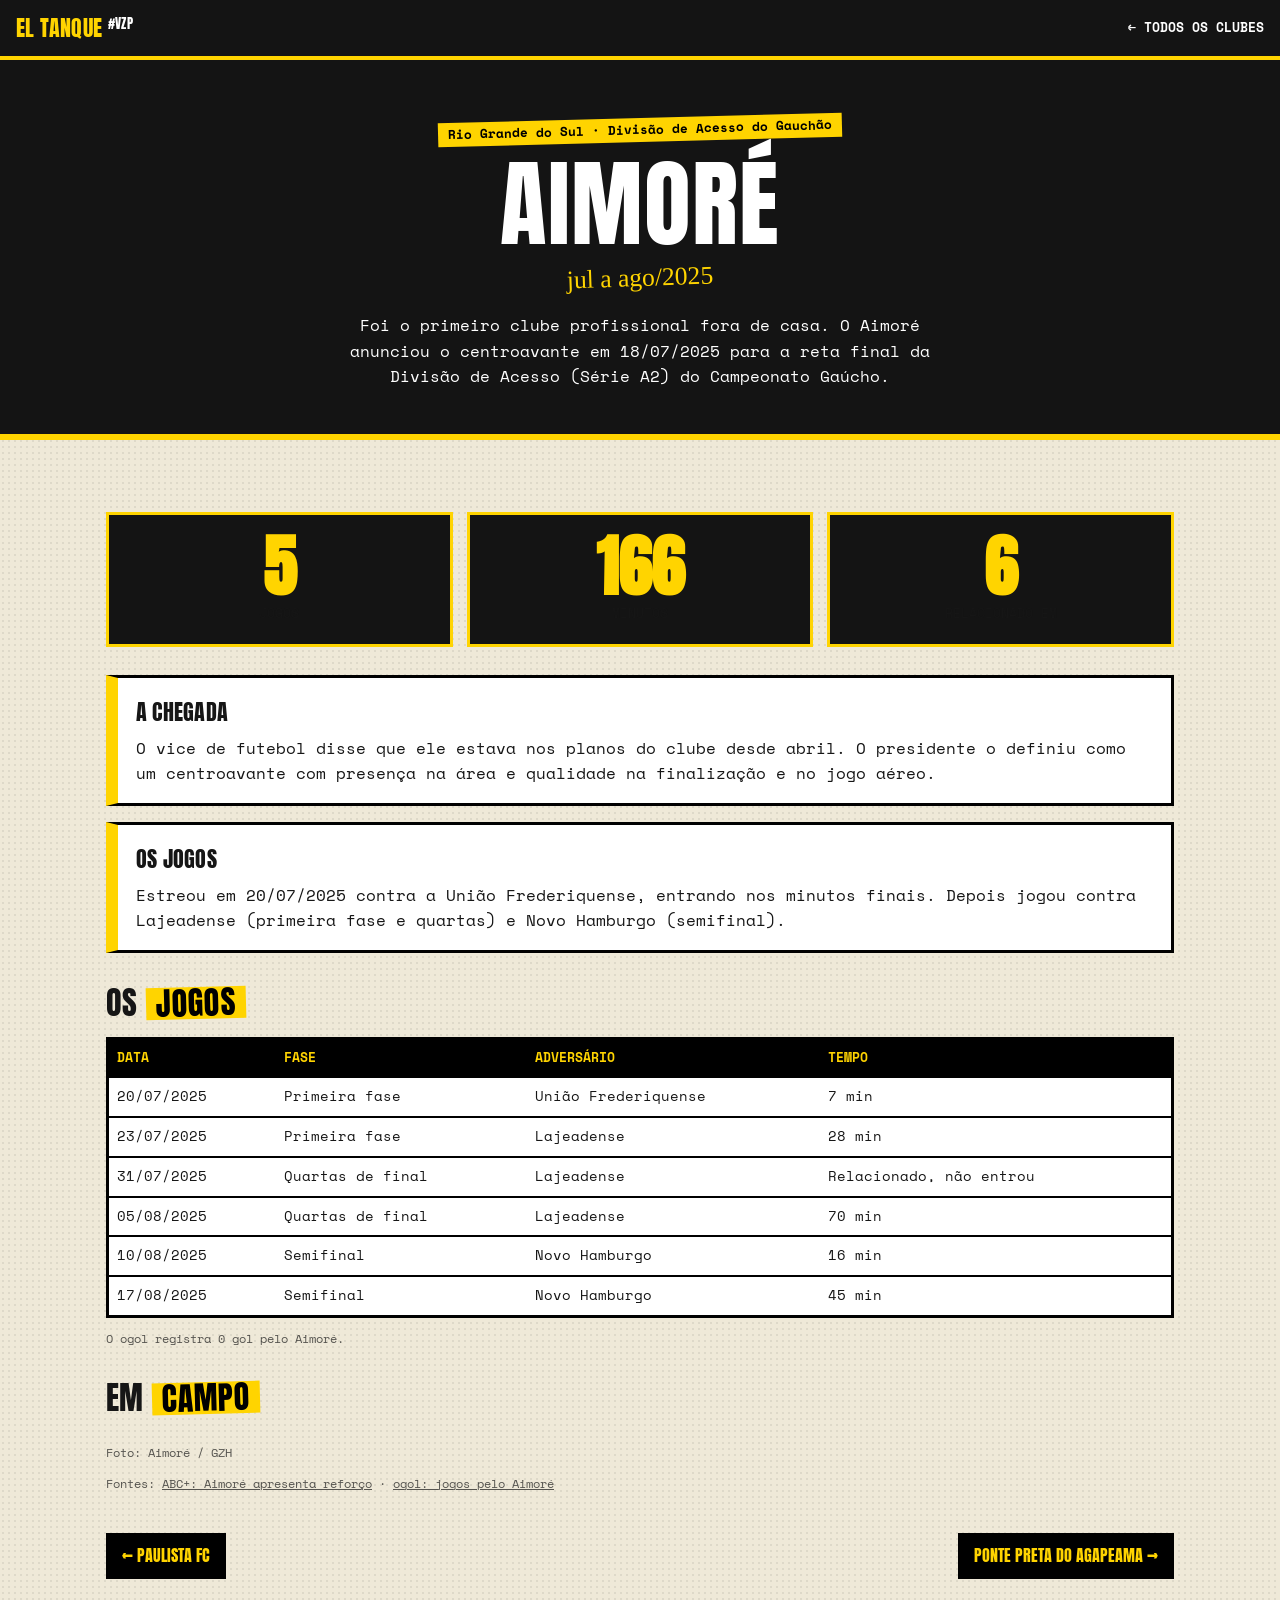
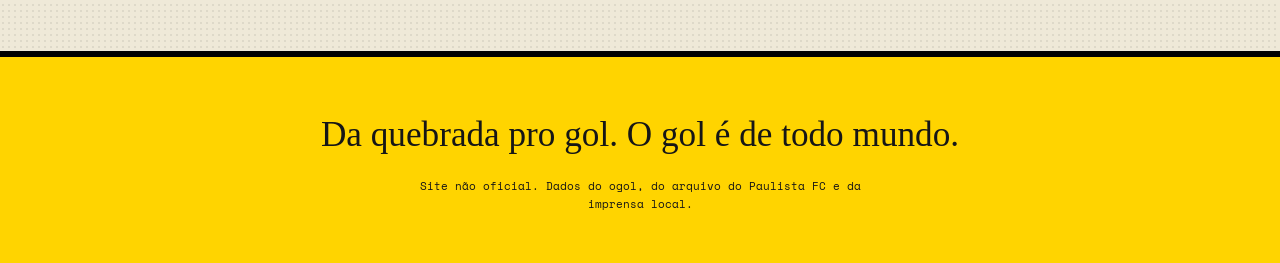
<file: clubes/aimore.html>
<!doctype html><html lang="pt-BR"><head><meta charset="utf-8"><meta name="viewport" content="width=device-width, initial-scale=1"><title>Aimoré | Christopher "El Tanque"</title><meta name="description" content="Foi o primeiro clube profissional fora de casa. O Aimoré anunciou o centroavante em 18/07/2025 para a reta final da Divisão de Acesso (Série A2) do Campeonato Gaúcho."><meta name="theme-color" content="#141414"><meta property="og:type" content="website"><meta property="og:locale" content="pt_BR"><meta property="og:site_name" content="Christopher El Tanque"><meta property="og:title" content="Aimoré | Christopher El Tanque"><meta property="og:description" content="Foi o primeiro clube profissional fora de casa. O Aimoré anunciou o centroavante em 18/07/2025 para a reta final da Divisão de Acesso (Série A2) do Campeonato Gaúcho."><meta property="og:url" content="https://gustavorozzanti.github.io/christopher-ozana/clubes/aimore.html"><meta property="og:image" content="https://pub-e25fdf6abf634a238ada18f781b71621.r2.dev/jogadores/1785713782309-5dec1a4c38c7.webp"><meta name="twitter:card" content="summary_large_image"><meta name="twitter:title" content="Aimoré | Christopher El Tanque"><meta name="twitter:description" content="Foi o primeiro clube profissional fora de casa. O Aimoré anunciou o centroavante em 18/07/2025 para a reta final da Divisão de Acesso (Série A2) do Campeonato Gaúcho."><meta name="twitter:image" content="https://pub-e25fdf6abf634a238ada18f781b71621.r2.dev/jogadores/1785713782309-5dec1a4c38c7.webp"><link rel="icon" href="data:image/svg+xml,%3Csvg xmlns=%27http://www.w3.org/2000/svg%27 viewBox=%270 0 100 100%27%3E%3Crect width=%27100%27 height=%27100%27 fill=%27%23141414%27/%3E%3Ctext x=%2750%27 y=%2772%27 font-size=%2770%27 font-weight=%27900%27 text-anchor=%27middle%27 fill=%27%23ffd400%27 font-family=%27Impact,sans-serif%27%3ET%3C/text%3E%3C/svg%3E"><link rel="preconnect" href="https://fonts.googleapis.com"><link rel="preconnect" href="https://fonts.gstatic.com" crossorigin><link href="https://fonts.googleapis.com/css2?family=Anton&family=Permanent+Marker&family=Space+Mono:wght@400;700&display=swap" rel="stylesheet"><link rel="stylesheet" href="../style.css"></head><body>
<header class="nav"><a href="../index.html" class="logo">EL TANQUE<span>#VZP</span></a><nav><a href="../index.html#clubes">← Todos os clubes</a></nav></header><main><section class="club-hero"><p class="tag">Rio Grande do Sul · Divisão de Acesso do Gauchão</p><h1>Aimoré</h1><p class="marker per">jul a ago/2025</p><p class="lead2">Foi o primeiro clube profissional fora de casa. O Aimoré anunciou o centroavante em 18/07/2025 para a reta final da Divisão de Acesso (Série A2) do Campeonato Gaúcho.</p></section><section class="sec"><div class="stats lite"><div><strong>5</strong><span>jogos</span></div><div><strong>166</strong><span>minutos</span></div><div><strong>6</strong><span>relacionado em</span></div></div><div class="blocos"><article><h3>A chegada</h3><p>O vice de futebol disse que ele estava nos planos do clube desde abril. O presidente o definiu como um centroavante com presença na área e qualidade na finalização e no jogo aéreo.</p></article><article><h3>Os jogos</h3><p>Estreou em 20/07/2025 contra a União Frederiquense, entrando nos minutos finais. Depois jogou contra Lajeadense (primeira fase e quartas) e Novo Hamburgo (semifinal).</p></article></div><h2 class="sub">Os <b>jogos</b></h2><div class="tbl"><table><tr><th>Data</th><th>Fase</th><th>Adversário</th><th>Tempo</th></tr><tr><td>20/07/2025</td><td>Primeira fase</td><td>União Frederiquense</td><td>7 min</td></tr><tr><td>23/07/2025</td><td>Primeira fase</td><td>Lajeadense</td><td>28 min</td></tr><tr><td>31/07/2025</td><td>Quartas de final</td><td>Lajeadense</td><td>Relacionado, não entrou</td></tr><tr><td>05/08/2025</td><td>Quartas de final</td><td>Lajeadense</td><td>70 min</td></tr><tr><td>10/08/2025</td><td>Semifinal</td><td>Novo Hamburgo</td><td>16 min</td></tr><tr><td>17/08/2025</td><td>Semifinal</td><td>Novo Hamburgo</td><td>45 min</td></tr></table></div><p class="note">O ogol registra 0 gol pelo Aimoré.</p><h2 class="sub">Em <b>campo</b></h2><div class="gallery"><figure><img loading="lazy" src="https://midia.gruposinos.com.br/_midias/jpg/2025/07/18/800x500/1_chris-22451557.jpg" alt="Christopher em campo" onerror="this.closest('figure').remove()"></figure></div><p class="note">Foto: Aimoré / GZH</p><p class="note fontes">Fontes: <a href="https://www.abcmais.com/esportes/futebol/aimore/aimore-apresenta-reforco-pro-ataque-para-a-reta-final-da-divisao-de-acesso/" target="_blank" rel="noopener">ABC+: Aimoré apresenta reforço</a> · <a href="https://www.ogol.com.br/jogador/christopher/943616/jogos?tpstats=club&epoca_id=154&equipa_id=24900" target="_blank" rel="noopener">ogol: jogos pelo Aimoré</a></p><div class="pn"><a href="paulista.html">← Paulista FC</a><a href="ponte-preta-agapeama.html">Ponte Preta do Agapeama →</a></div></section></main><footer><p class="marker">Da quebrada pro gol. O gol é de todo mundo.</p><small>Site não oficial. Dados do ogol, do arquivo do Paulista FC e da imprensa local.</small></footer></body></html>
</file>
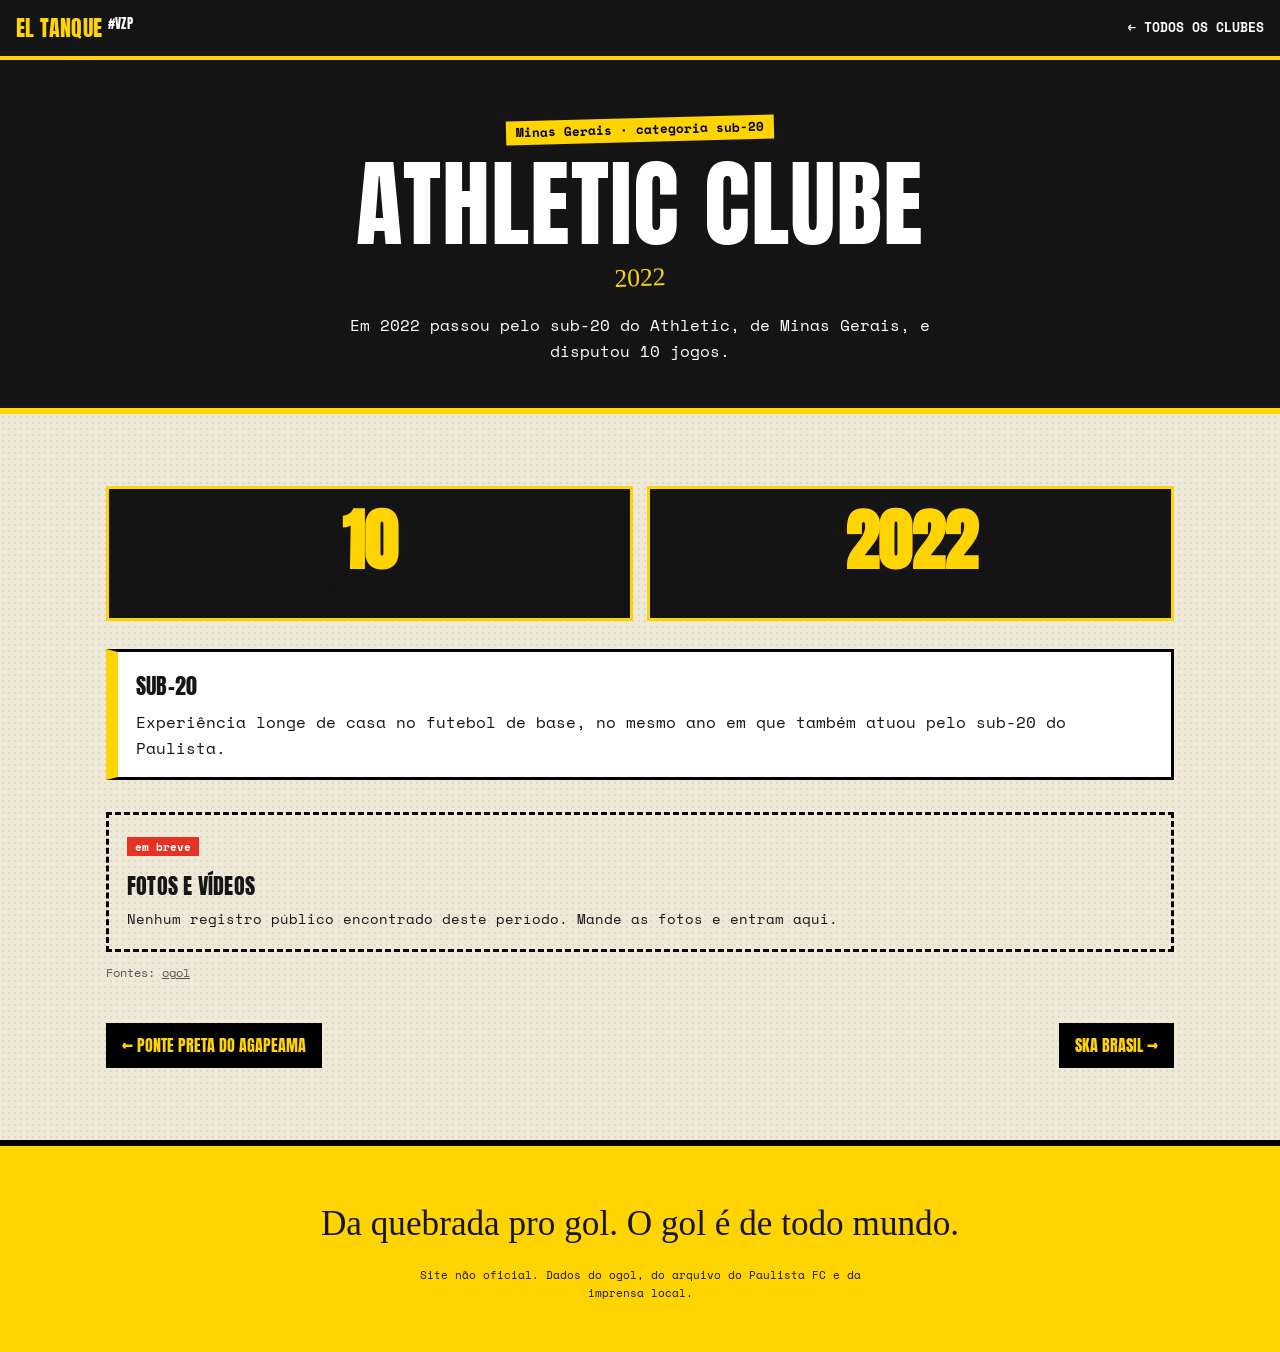
<file: clubes/athletic-mg.html>
<!doctype html><html lang="pt-BR"><head><meta charset="utf-8"><meta name="viewport" content="width=device-width, initial-scale=1"><title>Athletic Clube | Christopher "El Tanque"</title><meta name="description" content="Em 2022 passou pelo sub-20 do Athletic, de Minas Gerais, e disputou 10 jogos."><meta name="theme-color" content="#141414"><meta property="og:type" content="website"><meta property="og:locale" content="pt_BR"><meta property="og:site_name" content="Christopher El Tanque"><meta property="og:title" content="Athletic Clube | Christopher El Tanque"><meta property="og:description" content="Em 2022 passou pelo sub-20 do Athletic, de Minas Gerais, e disputou 10 jogos."><meta property="og:url" content="https://gustavorozzanti.github.io/christopher-ozana/clubes/athletic-mg.html"><meta property="og:image" content="https://pub-e25fdf6abf634a238ada18f781b71621.r2.dev/jogadores/1785713782309-5dec1a4c38c7.webp"><meta name="twitter:card" content="summary_large_image"><meta name="twitter:title" content="Athletic Clube | Christopher El Tanque"><meta name="twitter:description" content="Em 2022 passou pelo sub-20 do Athletic, de Minas Gerais, e disputou 10 jogos."><meta name="twitter:image" content="https://pub-e25fdf6abf634a238ada18f781b71621.r2.dev/jogadores/1785713782309-5dec1a4c38c7.webp"><link rel="icon" href="data:image/svg+xml,%3Csvg xmlns=%27http://www.w3.org/2000/svg%27 viewBox=%270 0 100 100%27%3E%3Crect width=%27100%27 height=%27100%27 fill=%27%23141414%27/%3E%3Ctext x=%2750%27 y=%2772%27 font-size=%2770%27 font-weight=%27900%27 text-anchor=%27middle%27 fill=%27%23ffd400%27 font-family=%27Impact,sans-serif%27%3ET%3C/text%3E%3C/svg%3E"><link rel="preconnect" href="https://fonts.googleapis.com"><link rel="preconnect" href="https://fonts.gstatic.com" crossorigin><link href="https://fonts.googleapis.com/css2?family=Anton&family=Permanent+Marker&family=Space+Mono:wght@400;700&display=swap" rel="stylesheet"><link rel="stylesheet" href="../style.css"></head><body>
<header class="nav"><a href="../index.html" class="logo">EL TANQUE<span>#VZP</span></a><nav><a href="../index.html#clubes">← Todos os clubes</a></nav></header><main><section class="club-hero"><p class="tag">Minas Gerais · categoria sub-20</p><h1>Athletic Clube</h1><p class="marker per">2022</p><p class="lead2">Em 2022 passou pelo sub-20 do Athletic, de Minas Gerais, e disputou 10 jogos.</p></section><section class="sec"><div class="stats lite"><div><strong>10</strong><span>jogos sub-20</span></div><div><strong>2022</strong><span>temporada</span></div></div><div class="blocos"><article><h3>Sub-20</h3><p>Experiência longe de casa no futebol de base, no mesmo ano em que também atuou pelo sub-20 do Paulista.</p></article></div><div class="cards"><article class="empty"><span>em breve</span><h4>Fotos e vídeos</h4><p>Nenhum registro público encontrado deste período. Mande as fotos e entram aqui.</p></article></div><p class="note fontes">Fontes: <a href="https://www.ogol.com.br/jogador/christopher/943616" target="_blank" rel="noopener">ogol</a></p><div class="pn"><a href="ponte-preta-agapeama.html">← Ponte Preta do Agapeama</a><a href="ska-brasil.html">SKA Brasil →</a></div></section></main><footer><p class="marker">Da quebrada pro gol. O gol é de todo mundo.</p><small>Site não oficial. Dados do ogol, do arquivo do Paulista FC e da imprensa local.</small></footer></body></html>
</file>
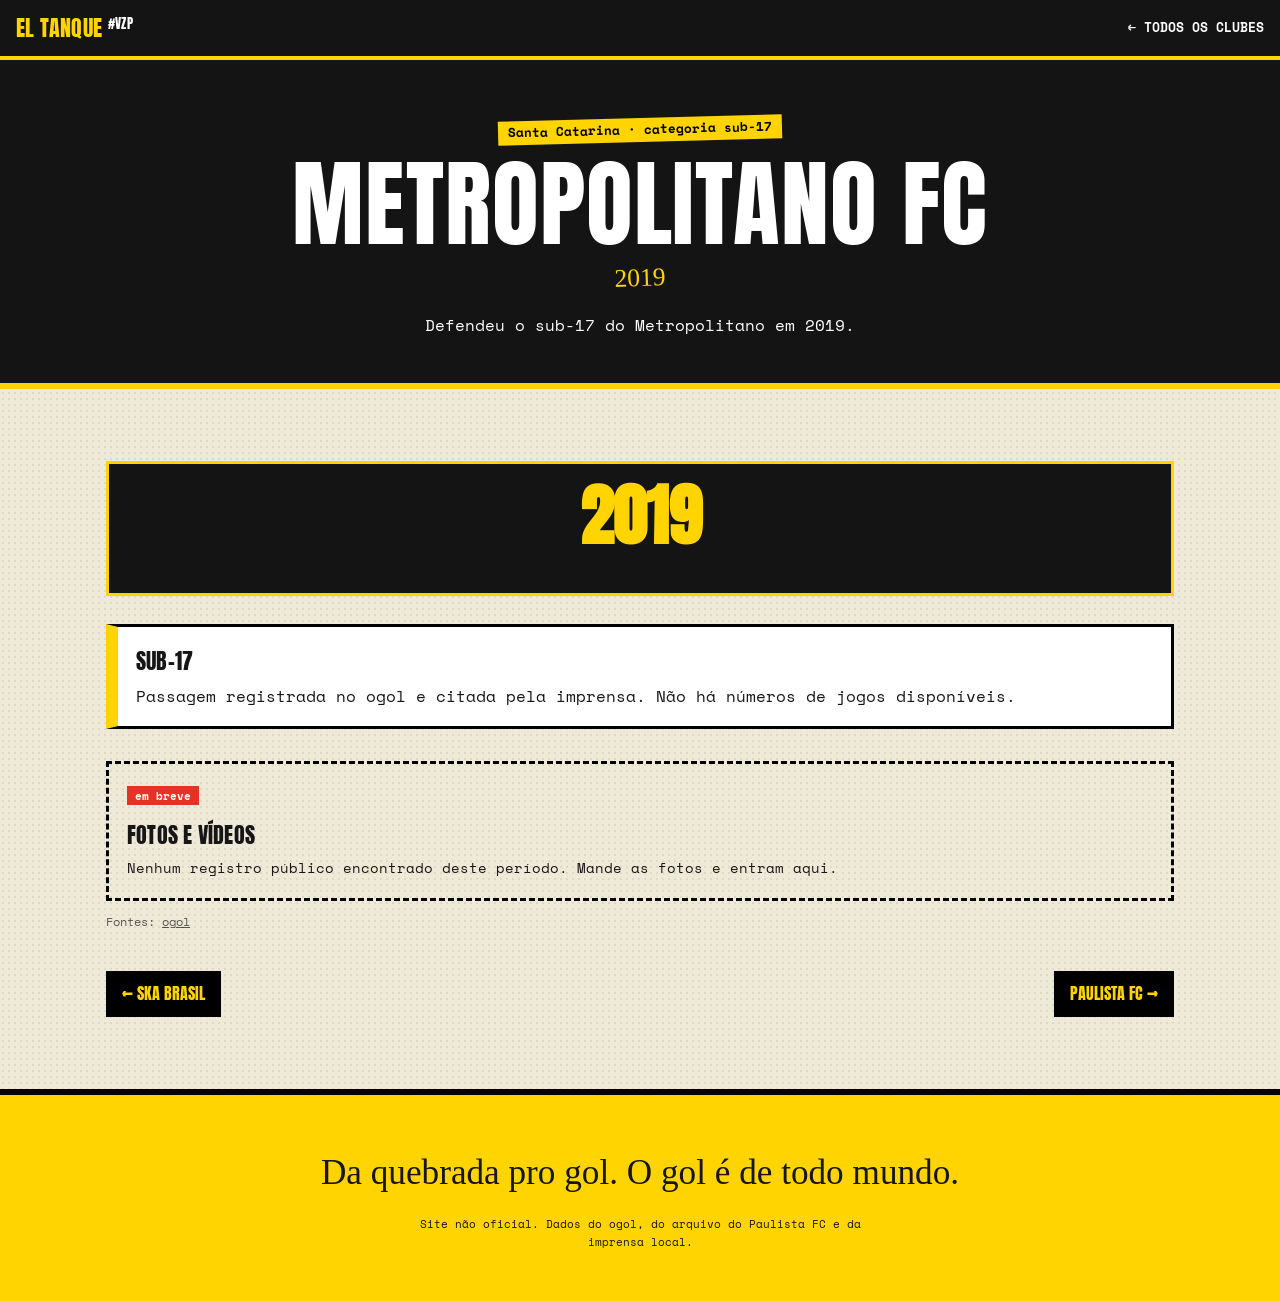
<file: clubes/metropolitano.html>
<!doctype html><html lang="pt-BR"><head><meta charset="utf-8"><meta name="viewport" content="width=device-width, initial-scale=1"><title>Metropolitano FC | Christopher "El Tanque"</title><meta name="description" content="Defendeu o sub-17 do Metropolitano em 2019."><meta name="theme-color" content="#141414"><meta property="og:type" content="website"><meta property="og:locale" content="pt_BR"><meta property="og:site_name" content="Christopher El Tanque"><meta property="og:title" content="Metropolitano FC | Christopher El Tanque"><meta property="og:description" content="Defendeu o sub-17 do Metropolitano em 2019."><meta property="og:url" content="https://gustavorozzanti.github.io/christopher-ozana/clubes/metropolitano.html"><meta property="og:image" content="https://pub-e25fdf6abf634a238ada18f781b71621.r2.dev/jogadores/1785713782309-5dec1a4c38c7.webp"><meta name="twitter:card" content="summary_large_image"><meta name="twitter:title" content="Metropolitano FC | Christopher El Tanque"><meta name="twitter:description" content="Defendeu o sub-17 do Metropolitano em 2019."><meta name="twitter:image" content="https://pub-e25fdf6abf634a238ada18f781b71621.r2.dev/jogadores/1785713782309-5dec1a4c38c7.webp"><link rel="icon" href="data:image/svg+xml,%3Csvg xmlns=%27http://www.w3.org/2000/svg%27 viewBox=%270 0 100 100%27%3E%3Crect width=%27100%27 height=%27100%27 fill=%27%23141414%27/%3E%3Ctext x=%2750%27 y=%2772%27 font-size=%2770%27 font-weight=%27900%27 text-anchor=%27middle%27 fill=%27%23ffd400%27 font-family=%27Impact,sans-serif%27%3ET%3C/text%3E%3C/svg%3E"><link rel="preconnect" href="https://fonts.googleapis.com"><link rel="preconnect" href="https://fonts.gstatic.com" crossorigin><link href="https://fonts.googleapis.com/css2?family=Anton&family=Permanent+Marker&family=Space+Mono:wght@400;700&display=swap" rel="stylesheet"><link rel="stylesheet" href="../style.css"></head><body>
<header class="nav"><a href="../index.html" class="logo">EL TANQUE<span>#VZP</span></a><nav><a href="../index.html#clubes">← Todos os clubes</a></nav></header><main><section class="club-hero"><p class="tag">Santa Catarina · categoria sub-17</p><h1>Metropolitano FC</h1><p class="marker per">2019</p><p class="lead2">Defendeu o sub-17 do Metropolitano em 2019.</p></section><section class="sec"><div class="stats lite"><div><strong>2019</strong><span>temporada</span></div></div><div class="blocos"><article><h3>Sub-17</h3><p>Passagem registrada no ogol e citada pela imprensa. Não há números de jogos disponíveis.</p></article></div><div class="cards"><article class="empty"><span>em breve</span><h4>Fotos e vídeos</h4><p>Nenhum registro público encontrado deste período. Mande as fotos e entram aqui.</p></article></div><p class="note fontes">Fontes: <a href="https://www.ogol.com.br/jogador/christopher/943616" target="_blank" rel="noopener">ogol</a></p><div class="pn"><a href="ska-brasil.html">← SKA Brasil</a><a href="paulista.html">Paulista FC →</a></div></section></main><footer><p class="marker">Da quebrada pro gol. O gol é de todo mundo.</p><small>Site não oficial. Dados do ogol, do arquivo do Paulista FC e da imprensa local.</small></footer></body></html>
</file>
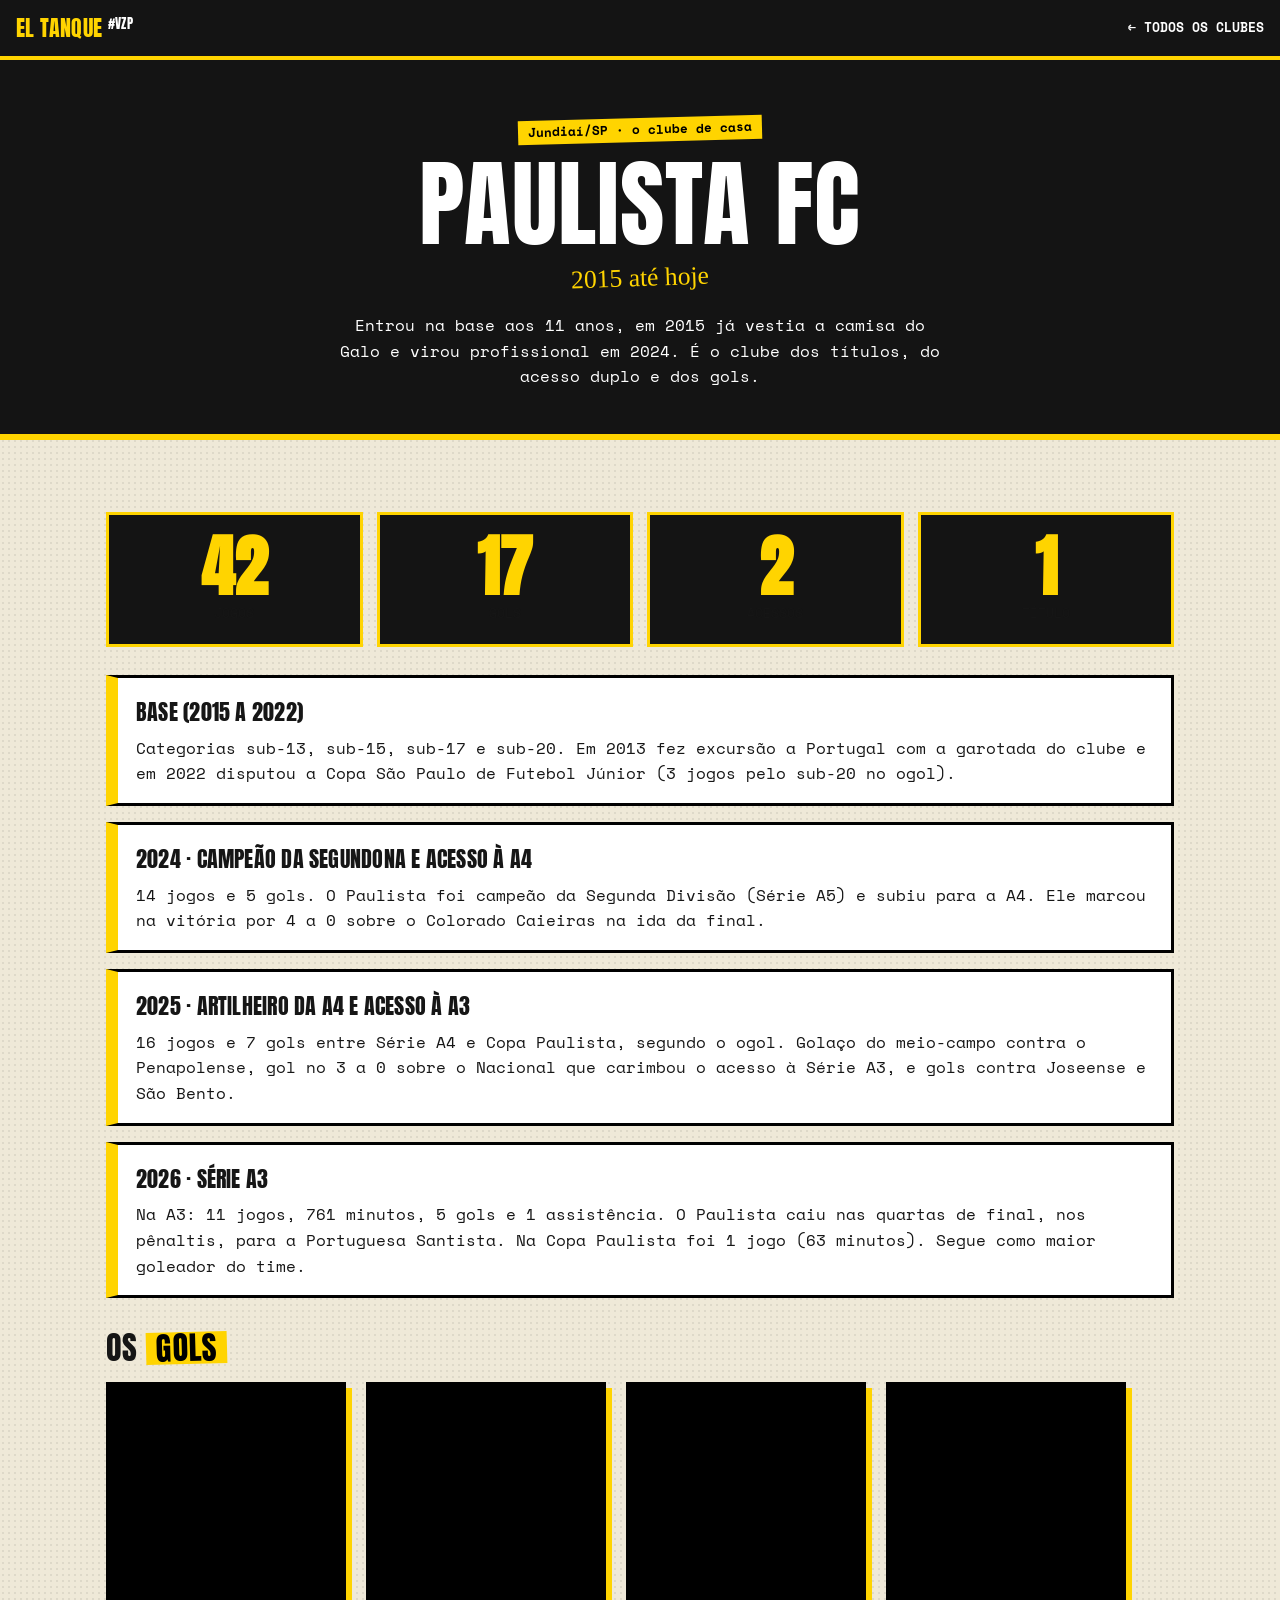
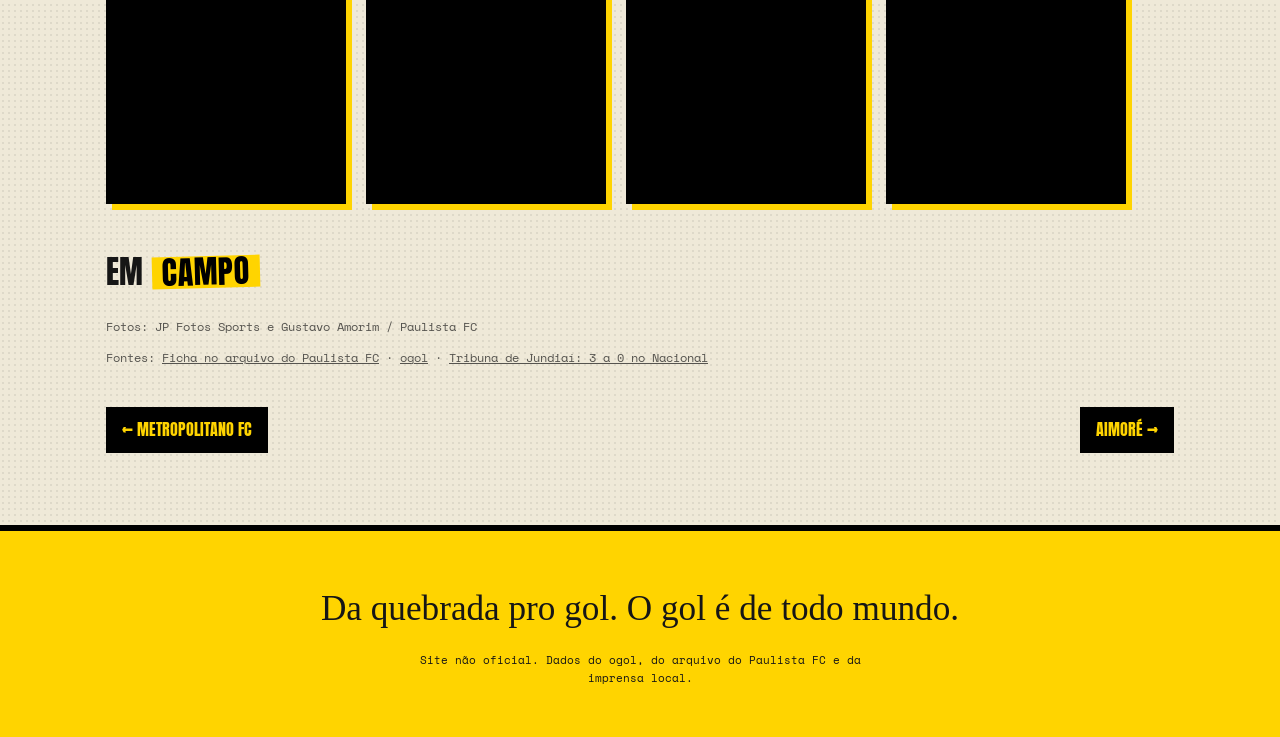
<file: clubes/paulista.html>
<!doctype html><html lang="pt-BR"><head><meta charset="utf-8"><meta name="viewport" content="width=device-width, initial-scale=1"><title>Paulista FC | Christopher "El Tanque"</title><meta name="description" content="Entrou na base aos 11 anos, em 2015 já vestia a camisa do Galo e virou profissional em 2024. É o clube dos títulos, do acesso duplo e dos gols."><meta name="theme-color" content="#141414"><meta property="og:type" content="website"><meta property="og:locale" content="pt_BR"><meta property="og:site_name" content="Christopher El Tanque"><meta property="og:title" content="Paulista FC | Christopher El Tanque"><meta property="og:description" content="Entrou na base aos 11 anos, em 2015 já vestia a camisa do Galo e virou profissional em 2024. É o clube dos títulos, do acesso duplo e dos gols."><meta property="og:url" content="https://gustavorozzanti.github.io/christopher-ozana/clubes/paulista.html"><meta property="og:image" content="https://pub-e25fdf6abf634a238ada18f781b71621.r2.dev/jogadores/1785713782309-5dec1a4c38c7.webp"><meta name="twitter:card" content="summary_large_image"><meta name="twitter:title" content="Paulista FC | Christopher El Tanque"><meta name="twitter:description" content="Entrou na base aos 11 anos, em 2015 já vestia a camisa do Galo e virou profissional em 2024. É o clube dos títulos, do acesso duplo e dos gols."><meta name="twitter:image" content="https://pub-e25fdf6abf634a238ada18f781b71621.r2.dev/jogadores/1785713782309-5dec1a4c38c7.webp"><link rel="icon" href="data:image/svg+xml,%3Csvg xmlns=%27http://www.w3.org/2000/svg%27 viewBox=%270 0 100 100%27%3E%3Crect width=%27100%27 height=%27100%27 fill=%27%23141414%27/%3E%3Ctext x=%2750%27 y=%2772%27 font-size=%2770%27 font-weight=%27900%27 text-anchor=%27middle%27 fill=%27%23ffd400%27 font-family=%27Impact,sans-serif%27%3ET%3C/text%3E%3C/svg%3E"><link rel="preconnect" href="https://fonts.googleapis.com"><link rel="preconnect" href="https://fonts.gstatic.com" crossorigin><link href="https://fonts.googleapis.com/css2?family=Anton&family=Permanent+Marker&family=Space+Mono:wght@400;700&display=swap" rel="stylesheet"><link rel="stylesheet" href="../style.css"></head><body>
<header class="nav"><a href="../index.html" class="logo">EL TANQUE<span>#VZP</span></a><nav><a href="../index.html#clubes">← Todos os clubes</a></nav></header><main><section class="club-hero"><p class="tag">Jundiaí/SP · o clube de casa</p><h1>Paulista FC</h1><p class="marker per">2015 até hoje</p><p class="lead2">Entrou na base aos 11 anos, em 2015 já vestia a camisa do Galo e virou profissional em 2024. É o clube dos títulos, do acesso duplo e dos gols.</p></section><section class="sec"><div class="stats lite"><div><strong>42</strong><span>jogos</span></div><div><strong>17</strong><span>gols</span></div><div><strong>2</strong><span>acessos</span></div><div><strong>1</strong><span>título</span></div></div><div class="blocos"><article><h3>Base (2015 a 2022)</h3><p>Categorias sub-13, sub-15, sub-17 e sub-20. Em 2013 fez excursão a Portugal com a garotada do clube e em 2022 disputou a Copa São Paulo de Futebol Júnior (3 jogos pelo sub-20 no ogol).</p></article><article><h3>2024 · Campeão da Segundona e acesso à A4</h3><p>14 jogos e 5 gols. O Paulista foi campeão da Segunda Divisão (Série A5) e subiu para a A4. Ele marcou na vitória por 4 a 0 sobre o Colorado Caieiras na ida da final.</p></article><article><h3>2025 · Artilheiro da A4 e acesso à A3</h3><p>16 jogos e 7 gols entre Série A4 e Copa Paulista, segundo o ogol. Golaço do meio-campo contra o Penapolense, gol no 3 a 0 sobre o Nacional que carimbou o acesso à Série A3, e gols contra Joseense e São Bento.</p></article><article><h3>2026 · Série A3</h3><p>Na A3: 11 jogos, 761 minutos, 5 gols e 1 assistência. O Paulista caiu nas quartas de final, nos pênaltis, para a Portuguesa Santista. Na Copa Paulista foi 1 jogo (63 minutos). Segue como maior goleador do time.</p></article></div><h2 class="sub">Os <b>gols</b></h2><div class="videos"><figure><iframe loading="lazy" src="https://www.youtube.com/embed/M0bZu6ocF3g" title="Gol" allowfullscreen></iframe></figure><figure><iframe loading="lazy" src="https://www.youtube.com/embed/mgtYVwBzPWA" title="Gol" allowfullscreen></iframe></figure><figure><iframe loading="lazy" src="https://www.youtube.com/embed/tUDn3QRbugE" title="Gol" allowfullscreen></iframe></figure><figure><iframe loading="lazy" src="https://www.youtube.com/embed/wxUTvQVBBzQ" title="Gol" allowfullscreen></iframe></figure></div><h2 class="sub">Em <b>campo</b></h2><div class="gallery"><figure><img loading="lazy" src="https://pub-e25fdf6abf634a238ada18f781b71621.r2.dev/jogadores/1784519213549-9e6210923bb1.webp" alt="Christopher em campo" onerror="this.closest('figure').remove()"></figure><figure><img loading="lazy" src="https://pub-e25fdf6abf634a238ada18f781b71621.r2.dev/partidas/1784675005429-8b0c2926282d.webp" alt="Christopher em campo" onerror="this.closest('figure').remove()"></figure><figure><img loading="lazy" src="https://pub-e25fdf6abf634a238ada18f781b71621.r2.dev/jogadores/1784604836532-51b717951f5c.webp" alt="Christopher em campo" onerror="this.closest('figure').remove()"></figure><figure><img loading="lazy" src="https://pub-e25fdf6abf634a238ada18f781b71621.r2.dev/biblioteca/1788575477852-27f869a8cac4.webp" alt="Christopher em campo" onerror="this.closest('figure').remove()"></figure><figure><img loading="lazy" src="https://pub-e25fdf6abf634a238ada18f781b71621.r2.dev/biblioteca/1788575461196-f090e3481c3a.webp" alt="Christopher em campo" onerror="this.closest('figure').remove()"></figure><figure><img loading="lazy" src="https://pub-e25fdf6abf634a238ada18f781b71621.r2.dev/biblioteca/1788575464013-72464284c6fa.webp" alt="Christopher em campo" onerror="this.closest('figure').remove()"></figure></div><p class="note">Fotos: JP Fotos Sports e Gustavo Amorim / Paulista FC</p><p class="note fontes">Fontes: <a href="https://arquivo.paulistadejundiai.com.br/jogador/28-christopher-henrique-ozana-christopher-el-tanque" target="_blank" rel="noopener">Ficha no arquivo do Paulista FC</a> · <a href="https://www.ogol.com.br/jogador/christopher/943616" target="_blank" rel="noopener">ogol</a> · <a href="https://tribunadejundiai.com.br/mais/esportes/paulista-de-jundiai-vence-nacional-por-3-a-0-e-garante-acesso-a-serie-a3-do-paulistao-2026/" target="_blank" rel="noopener">Tribuna de Jundiaí: 3 a 0 no Nacional</a></p><div class="pn"><a href="metropolitano.html">← Metropolitano FC</a><a href="aimore.html">Aimoré →</a></div></section></main><footer><p class="marker">Da quebrada pro gol. O gol é de todo mundo.</p><small>Site não oficial. Dados do ogol, do arquivo do Paulista FC e da imprensa local.</small></footer></body></html>
</file>
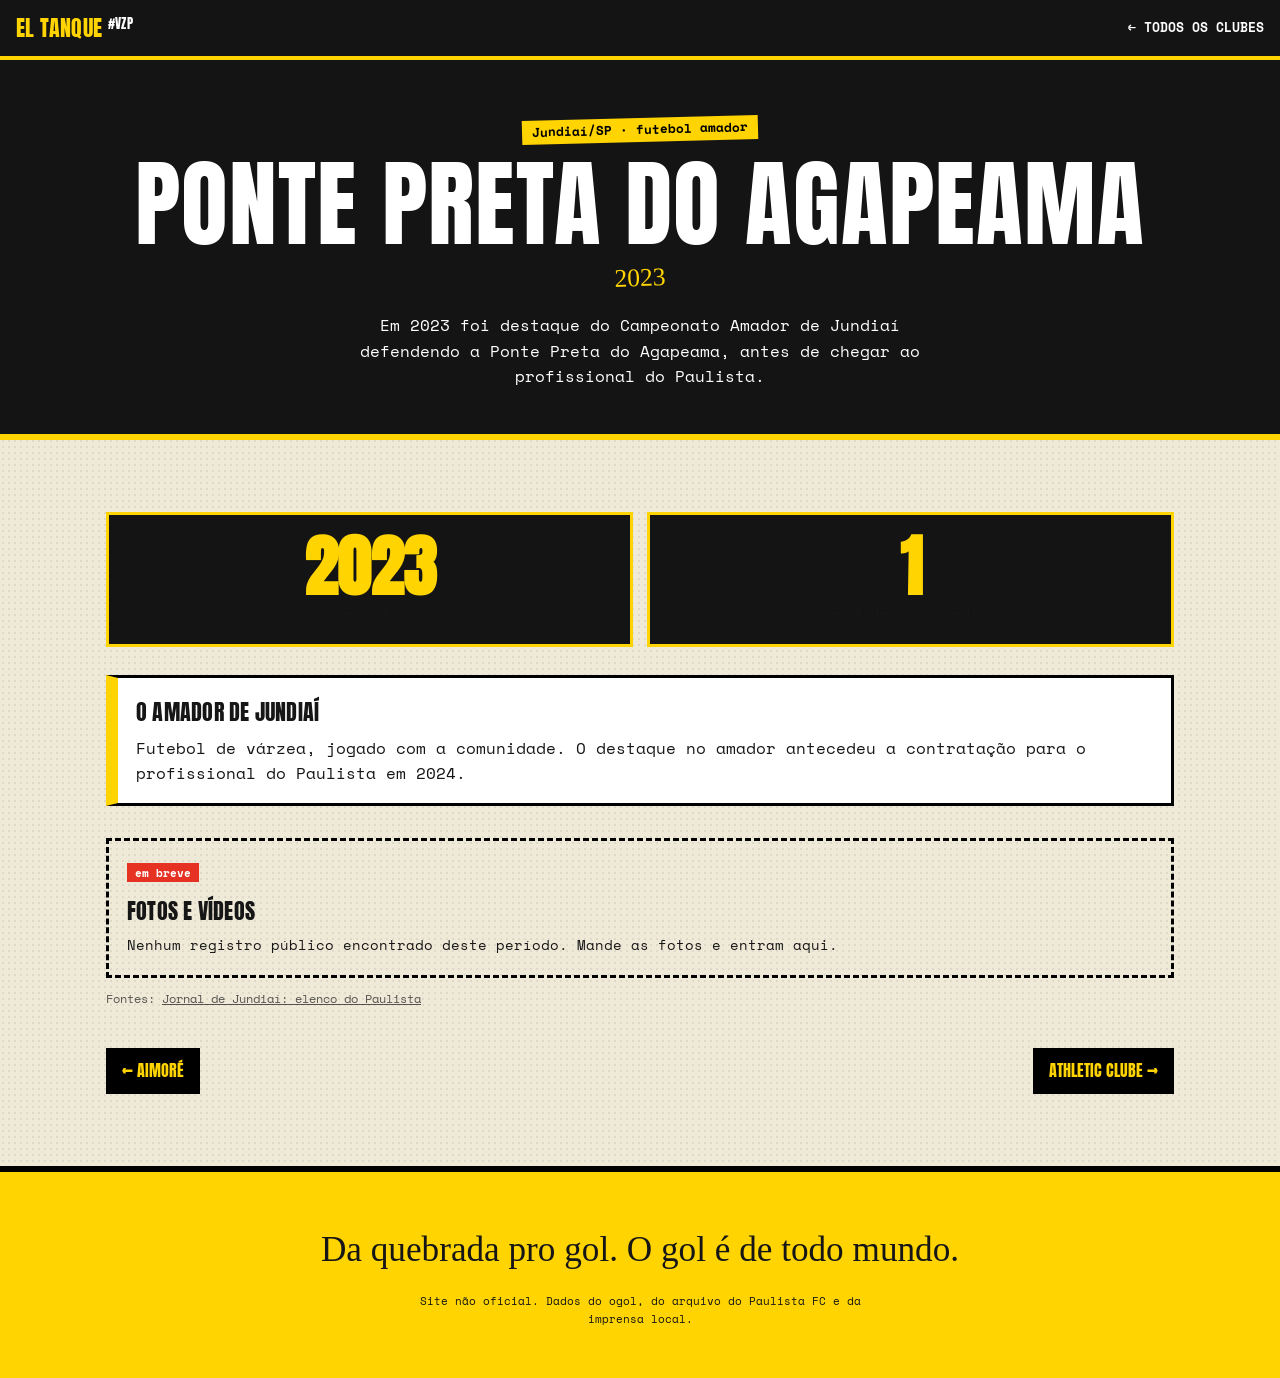
<file: clubes/ponte-preta-agapeama.html>
<!doctype html><html lang="pt-BR"><head><meta charset="utf-8"><meta name="viewport" content="width=device-width, initial-scale=1"><title>Ponte Preta do Agapeama | Christopher "El Tanque"</title><meta name="description" content="Em 2023 foi destaque do Campeonato Amador de Jundiaí defendendo a Ponte Preta do Agapeama, antes de chegar ao profissional do Paulista."><meta name="theme-color" content="#141414"><meta property="og:type" content="website"><meta property="og:locale" content="pt_BR"><meta property="og:site_name" content="Christopher El Tanque"><meta property="og:title" content="Ponte Preta do Agapeama | Christopher El Tanque"><meta property="og:description" content="Em 2023 foi destaque do Campeonato Amador de Jundiaí defendendo a Ponte Preta do Agapeama, antes de chegar ao profissional do Paulista."><meta property="og:url" content="https://gustavorozzanti.github.io/christopher-ozana/clubes/ponte-preta-agapeama.html"><meta property="og:image" content="https://pub-e25fdf6abf634a238ada18f781b71621.r2.dev/jogadores/1785713782309-5dec1a4c38c7.webp"><meta name="twitter:card" content="summary_large_image"><meta name="twitter:title" content="Ponte Preta do Agapeama | Christopher El Tanque"><meta name="twitter:description" content="Em 2023 foi destaque do Campeonato Amador de Jundiaí defendendo a Ponte Preta do Agapeama, antes de chegar ao profissional do Paulista."><meta name="twitter:image" content="https://pub-e25fdf6abf634a238ada18f781b71621.r2.dev/jogadores/1785713782309-5dec1a4c38c7.webp"><link rel="icon" href="data:image/svg+xml,%3Csvg xmlns=%27http://www.w3.org/2000/svg%27 viewBox=%270 0 100 100%27%3E%3Crect width=%27100%27 height=%27100%27 fill=%27%23141414%27/%3E%3Ctext x=%2750%27 y=%2772%27 font-size=%2770%27 font-weight=%27900%27 text-anchor=%27middle%27 fill=%27%23ffd400%27 font-family=%27Impact,sans-serif%27%3ET%3C/text%3E%3C/svg%3E"><link rel="preconnect" href="https://fonts.googleapis.com"><link rel="preconnect" href="https://fonts.gstatic.com" crossorigin><link href="https://fonts.googleapis.com/css2?family=Anton&family=Permanent+Marker&family=Space+Mono:wght@400;700&display=swap" rel="stylesheet"><link rel="stylesheet" href="../style.css"></head><body>
<header class="nav"><a href="../index.html" class="logo">EL TANQUE<span>#VZP</span></a><nav><a href="../index.html#clubes">← Todos os clubes</a></nav></header><main><section class="club-hero"><p class="tag">Jundiaí/SP · futebol amador</p><h1>Ponte Preta do Agapeama</h1><p class="marker per">2023</p><p class="lead2">Em 2023 foi destaque do Campeonato Amador de Jundiaí defendendo a Ponte Preta do Agapeama, antes de chegar ao profissional do Paulista.</p></section><section class="sec"><div class="stats lite"><div><strong>2023</strong><span>temporada</span></div><div><strong>1</strong><span>destaque do campeonato</span></div></div><div class="blocos"><article><h3>O amador de Jundiaí</h3><p>Futebol de várzea, jogado com a comunidade. O destaque no amador antecedeu a contratação para o profissional do Paulista em 2024.</p></article></div><div class="cards"><article class="empty"><span>em breve</span><h4>Fotos e vídeos</h4><p>Nenhum registro público encontrado deste período. Mande as fotos e entram aqui.</p></article></div><p class="note fontes">Fontes: <a href="https://sampi.net.br/jundiai/noticias/2827861/esporte/2024/04/elenco-completo-conheca-todos-os-jogadores-do-paulista-para-a-disputa-da-bezinha" target="_blank" rel="noopener">Jornal de Jundiaí: elenco do Paulista</a></p><div class="pn"><a href="aimore.html">← Aimoré</a><a href="athletic-mg.html">Athletic Clube →</a></div></section></main><footer><p class="marker">Da quebrada pro gol. O gol é de todo mundo.</p><small>Site não oficial. Dados do ogol, do arquivo do Paulista FC e da imprensa local.</small></footer></body></html>
</file>
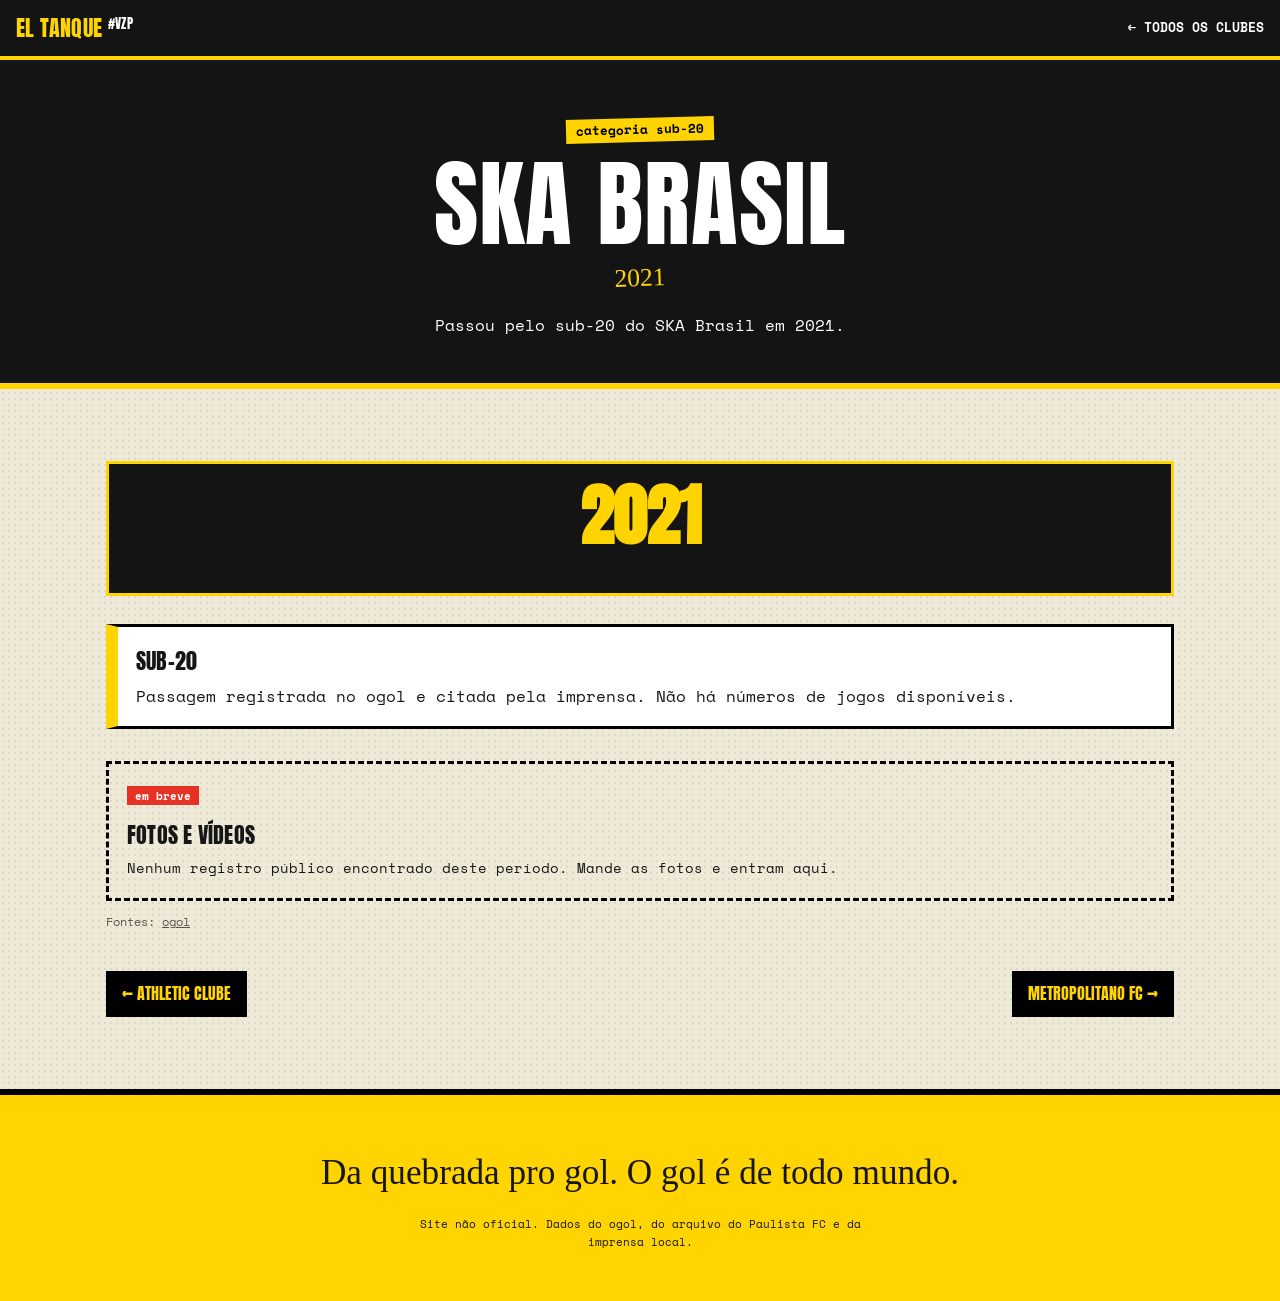
<file: clubes/ska-brasil.html>
<!doctype html><html lang="pt-BR"><head><meta charset="utf-8"><meta name="viewport" content="width=device-width, initial-scale=1"><title>SKA Brasil | Christopher "El Tanque"</title><meta name="description" content="Passou pelo sub-20 do SKA Brasil em 2021."><meta name="theme-color" content="#141414"><meta property="og:type" content="website"><meta property="og:locale" content="pt_BR"><meta property="og:site_name" content="Christopher El Tanque"><meta property="og:title" content="SKA Brasil | Christopher El Tanque"><meta property="og:description" content="Passou pelo sub-20 do SKA Brasil em 2021."><meta property="og:url" content="https://gustavorozzanti.github.io/christopher-ozana/clubes/ska-brasil.html"><meta property="og:image" content="https://pub-e25fdf6abf634a238ada18f781b71621.r2.dev/jogadores/1785713782309-5dec1a4c38c7.webp"><meta name="twitter:card" content="summary_large_image"><meta name="twitter:title" content="SKA Brasil | Christopher El Tanque"><meta name="twitter:description" content="Passou pelo sub-20 do SKA Brasil em 2021."><meta name="twitter:image" content="https://pub-e25fdf6abf634a238ada18f781b71621.r2.dev/jogadores/1785713782309-5dec1a4c38c7.webp"><link rel="icon" href="data:image/svg+xml,%3Csvg xmlns=%27http://www.w3.org/2000/svg%27 viewBox=%270 0 100 100%27%3E%3Crect width=%27100%27 height=%27100%27 fill=%27%23141414%27/%3E%3Ctext x=%2750%27 y=%2772%27 font-size=%2770%27 font-weight=%27900%27 text-anchor=%27middle%27 fill=%27%23ffd400%27 font-family=%27Impact,sans-serif%27%3ET%3C/text%3E%3C/svg%3E"><link rel="preconnect" href="https://fonts.googleapis.com"><link rel="preconnect" href="https://fonts.gstatic.com" crossorigin><link href="https://fonts.googleapis.com/css2?family=Anton&family=Permanent+Marker&family=Space+Mono:wght@400;700&display=swap" rel="stylesheet"><link rel="stylesheet" href="../style.css"></head><body>
<header class="nav"><a href="../index.html" class="logo">EL TANQUE<span>#VZP</span></a><nav><a href="../index.html#clubes">← Todos os clubes</a></nav></header><main><section class="club-hero"><p class="tag">categoria sub-20</p><h1>SKA Brasil</h1><p class="marker per">2021</p><p class="lead2">Passou pelo sub-20 do SKA Brasil em 2021.</p></section><section class="sec"><div class="stats lite"><div><strong>2021</strong><span>temporada</span></div></div><div class="blocos"><article><h3>Sub-20</h3><p>Passagem registrada no ogol e citada pela imprensa. Não há números de jogos disponíveis.</p></article></div><div class="cards"><article class="empty"><span>em breve</span><h4>Fotos e vídeos</h4><p>Nenhum registro público encontrado deste período. Mande as fotos e entram aqui.</p></article></div><p class="note fontes">Fontes: <a href="https://www.ogol.com.br/jogador/christopher/943616" target="_blank" rel="noopener">ogol</a></p><div class="pn"><a href="athletic-mg.html">← Athletic Clube</a><a href="metropolitano.html">Metropolitano FC →</a></div></section></main><footer><p class="marker">Da quebrada pro gol. O gol é de todo mundo.</p><small>Site não oficial. Dados do ogol, do arquivo do Paulista FC e da imprensa local.</small></footer></body></html>
</file>
<file: style.css>
:root{--asfalto:#141414;--concreto:#d9d4c7;--amarelo:#ffd400;--vermelho:#e63222;--papel:#efe9d8;--tx:#161616}
*{box-sizing:border-box;margin:0}
html{scroll-behavior:smooth}
body{font-family:'Space Mono',monospace;background:var(--papel);color:var(--tx);line-height:1.6;font-size:16px;
 background-image:radial-gradient(rgba(0,0,0,.07) 1px,transparent 1px);background-size:6px 6px}
img{max-width:100%;display:block}
a{color:inherit}
h1,h2,h3,h4,.logo{font-family:'Anton',sans-serif;text-transform:uppercase;font-weight:400;letter-spacing:.01em}
.marker{font-family:'Permanent Marker',cursive}

.nav{position:sticky;top:0;z-index:10;display:flex;justify-content:space-between;align-items:center;gap:12px;
 background:var(--asfalto);color:var(--amarelo);padding:10px 16px;border-bottom:4px solid var(--amarelo);flex-wrap:wrap}
.logo{font-size:1.4rem;text-decoration:none}
.logo span{color:#fff;font-size:.8rem;margin-left:6px;vertical-align:super}
.nav nav{display:flex;gap:14px;flex-wrap:wrap}
.nav nav a{color:#fff;text-decoration:none;font-size:.8rem;text-transform:uppercase;font-weight:700}
.nav nav a:hover{color:var(--amarelo)}

.hero{position:relative;background:var(--asfalto);color:#fff;display:grid;grid-template-columns:1.1fr .9fr;gap:24px;
 padding:56px 16px 90px;overflow:hidden;
 background-image:repeating-linear-gradient(115deg,rgba(255,255,255,.03) 0 2px,transparent 2px 14px)}
.hero-txt{align-self:center;max-width:640px;margin-left:auto}
.tag{background:var(--amarelo);color:#000;display:inline-block;padding:2px 10px;font-weight:700;font-size:.8rem;transform:rotate(-1.5deg);margin-bottom:14px}
.hero h1{display:flex;flex-direction:column;line-height:.92;font-size:clamp(3rem,10vw,7.5rem)}
.hero h1 em{font-family:'Permanent Marker',cursive;font-style:normal;color:var(--amarelo);font-size:.45em;text-transform:none;transform:rotate(-3deg);margin:6px 0}
.lead{margin:18px 0 24px;font-size:1.05rem;max-width:46ch}
.btn{display:inline-block;background:var(--amarelo);color:#000;padding:12px 22px;font-weight:700;text-decoration:none;
 text-transform:uppercase;border:3px solid #000;box-shadow:5px 5px 0 var(--vermelho);transition:.15s}
.btn:hover{transform:translate(3px,3px);box-shadow:2px 2px 0 var(--vermelho)}
.hero-img{align-self:center;margin-right:auto;max-width:440px;background:#fff;padding:10px 10px 6px;transform:rotate(2.5deg);box-shadow:8px 8px 0 rgba(0,0,0,.6);position:relative}
.hero-img::before{content:"";position:absolute;top:-14px;left:40%;width:90px;height:28px;background:rgba(255,212,0,.85);transform:rotate(-4deg)}
.hero-img img{width:100%;filter:contrast(1.08) saturate(1.05)}
.hero-img figcaption{color:#444;font-size:.65rem;padding-top:4px}
.hero-img.noimg{min-height:320px;display:grid;place-items:center}
.hero-img.noimg::after{content:"foto";font-family:'Permanent Marker';color:#999}
.tape{position:absolute;bottom:0;left:-2%;width:104%;background:var(--amarelo);color:#000;font-family:'Anton';
 white-space:nowrap;overflow:hidden;padding:8px 0;transform:rotate(-1.2deg);font-size:1.1rem;letter-spacing:.08em;border-block:3px solid #000}

.sec{padding:72px 16px;max-width:1100px;margin:auto}
.sec.dark{max-width:none;background:var(--asfalto);color:#fff;padding-inline:max(16px,calc((100% - 1100px)/2))}
.sec h2{font-size:clamp(2.2rem,6vw,4rem);margin-bottom:26px;line-height:1}
.sec h2 b{font-weight:400;background:var(--amarelo);color:#000;padding:0 10px;display:inline-block;transform:rotate(-1.5deg)}
.sec.dark h2 b{box-shadow:4px 4px 0 var(--vermelho)}
.cols{display:grid;grid-template-columns:1.4fr 1fr;gap:36px}
.cols p{margin-bottom:14px}
.big{font-size:1.25rem;font-weight:700;margin-bottom:16px}
.lead2{margin-bottom:26px;max-width:60ch}
.poster{background:var(--concreto);padding:22px;border:3px solid #000;box-shadow:7px 7px 0 #000;transform:rotate(1.2deg);align-self:start}
.poster .marker{font-size:1.6rem;margin-bottom:10px;color:var(--vermelho)}
.timeline{list-style:none;padding:0;border-left:4px solid #000;padding-left:14px}
.timeline li{margin-bottom:10px;font-size:.9rem}
.timeline b{display:inline-block;background:#000;color:var(--amarelo);padding:0 6px;margin-right:6px}

.stats{display:grid;grid-template-columns:repeat(4,1fr);gap:14px}
.stats div{border:3px solid var(--amarelo);padding:18px;text-align:center}
.stats strong{display:block;font-family:'Anton';font-size:clamp(2.4rem,6vw,4.2rem);color:var(--amarelo);line-height:1}
.stats span{font-size:.8rem;text-transform:uppercase}
.note{font-size:.72rem;opacity:.7;margin-top:12px}
.dark h3.marker{font-size:1.8rem;margin:34px 0 14px;color:var(--amarelo)}
.cards{display:grid;grid-template-columns:repeat(auto-fit,minmax(220px,1fr));gap:16px}
.cards article{background:var(--papel);color:#000;padding:18px;border:3px solid #000;box-shadow:5px 5px 0 var(--vermelho)}
.cards article span{background:#000;color:var(--amarelo);font-size:.7rem;padding:1px 8px;font-weight:700}
.cards h4{font-size:1.35rem;margin:10px 0 6px}
.cards p{font-size:.85rem}
.cards article.empty{background:transparent;border-style:dashed;box-shadow:none;color:inherit}
.cards article.empty span{background:var(--vermelho);color:#fff}
code{background:rgba(0,0,0,.12);padding:0 4px}

.videos{display:grid;grid-template-columns:repeat(auto-fill,minmax(230px,1fr));gap:20px}
.videos figure{background:#000;color:#fff;border:3px solid #000;box-shadow:6px 6px 0 var(--amarelo)}
.videos iframe{width:100%;aspect-ratio:9/16;border:0;display:block}
.videos figcaption{padding:10px;font-size:.78rem}
.videos .ig a{display:flex;flex-direction:column;justify-content:center;align-items:center;text-align:center;gap:6px;
 aspect-ratio:9/16;text-decoration:none;background:linear-gradient(160deg,var(--vermelho),#7a1d8c);padding:16px}
.videos .ig span{font-size:3rem}
.videos .ig b{font-family:'Anton';font-size:1.5rem;text-transform:uppercase}
blockquote{margin-top:32px;border-left:8px solid var(--amarelo);background:var(--concreto);padding:16px 20px;font-weight:700}

.clubs{list-style:none;padding:0;counter-reset:c;display:grid;gap:12px}
.clubs li{counter-increment:c;display:flex;flex-direction:column;border:3px solid #000;padding:14px 16px 14px 70px;position:relative;background:#fff}
.clubs li::before{content:counter(c);position:absolute;left:0;top:0;bottom:0;width:54px;background:#000;color:var(--amarelo);
 font-family:'Anton';font-size:2rem;display:grid;place-items:center}
.clubs b{font-family:'Anton';font-size:1.5rem;text-transform:uppercase;font-weight:400}
.clubs span{font-size:.8rem;color:#444}

.gallery{columns:3 220px;column-gap:14px}
.gallery figure{break-inside:avoid;margin-bottom:14px;background:#fff;padding:8px;box-shadow:5px 5px 0 var(--amarelo)}
.gallery figure:nth-child(odd){transform:rotate(-1deg)}
.gallery figure:nth-child(even){transform:rotate(1deg)}
.gallery img{width:100%}

footer{background:var(--amarelo);text-align:center;padding:50px 16px;border-top:6px solid #000}
footer .marker{font-size:clamp(1.3rem,4vw,2.2rem);margin-bottom:14px}
footer small{display:block;max-width:70ch;margin:auto;font-size:.7rem}

@media(max-width:800px){
 .hero{grid-template-columns:1fr;padding-top:36px}
 .hero-txt{margin:0}
 .hero-img{margin:0 auto;max-width:320px}
 .cols{grid-template-columns:1fr}
 .stats{grid-template-columns:1fr 1fr}
}
@media(prefers-reduced-motion:reduce){html{scroll-behavior:auto}.btn{transition:none}}

.ficha{display:grid;grid-template-columns:repeat(4,1fr);gap:12px;margin-top:22px}
.ficha div{background:var(--asfalto);color:#fff;padding:14px;text-align:center;border-bottom:5px solid var(--amarelo)}
.ficha small{display:block;font-size:.7rem;text-transform:uppercase;opacity:.7}
.ficha b{font-family:"Anton";font-weight:400;font-size:1.5rem;color:var(--amarelo)}
@media(max-width:800px){.ficha{grid-template-columns:1fr 1fr}}

.club-hero{background:var(--asfalto);color:#fff;padding:56px 16px 44px;text-align:center;border-bottom:6px solid var(--amarelo)}
.club-hero h1{font-size:clamp(2.6rem,9vw,6rem);line-height:1}
.club-hero .per{color:var(--amarelo);font-size:1.6rem;transform:rotate(-2deg);margin:6px 0 14px}
.club-hero .lead2{margin:auto;max-width:60ch}
.stats.lite{margin-bottom:28px;grid-template-columns:repeat(auto-fit,minmax(140px,1fr))}
.stats.lite div{background:var(--asfalto)}
.blocos{display:grid;gap:16px;margin-bottom:32px}
.blocos article{background:#fff;border:3px solid #000;border-left:12px solid var(--amarelo);padding:16px 18px}
.blocos h3{font-size:1.4rem;margin-bottom:6px}
.sec h2.sub{font-size:2rem;margin:34px 0 18px}
.tbl{overflow-x:auto}
.tbl table{width:100%;border-collapse:collapse;background:#fff;border:3px solid #000}
.tbl th{background:#000;color:var(--amarelo);text-align:left;padding:8px;font-size:.8rem;text-transform:uppercase}
.tbl td{padding:8px;border-top:2px solid #000;font-size:.85rem}
.pn{display:flex;justify-content:space-between;gap:10px;margin-top:40px;flex-wrap:wrap}
.pn a{font-family:Anton;text-transform:uppercase;background:#000;color:var(--amarelo);padding:10px 16px;text-decoration:none}
.fontes a{text-decoration:underline}
.clubs li a{text-decoration:none;color:inherit;display:flex;flex-direction:column}
.clubs li:hover{background:var(--amarelo)}

.videos{display:flex;flex-wrap:nowrap;overflow-x:auto;gap:20px;padding:0 6px 18px 0;scroll-snap-type:x mandatory;-webkit-overflow-scrolling:touch}
.videos figure{flex:0 0 240px;scroll-snap-align:start}
.videos::-webkit-scrollbar{height:10px}
.videos::-webkit-scrollbar-thumb{background:var(--amarelo);border:2px solid #000}
.videos::-webkit-scrollbar-track{background:#000}
</file>
